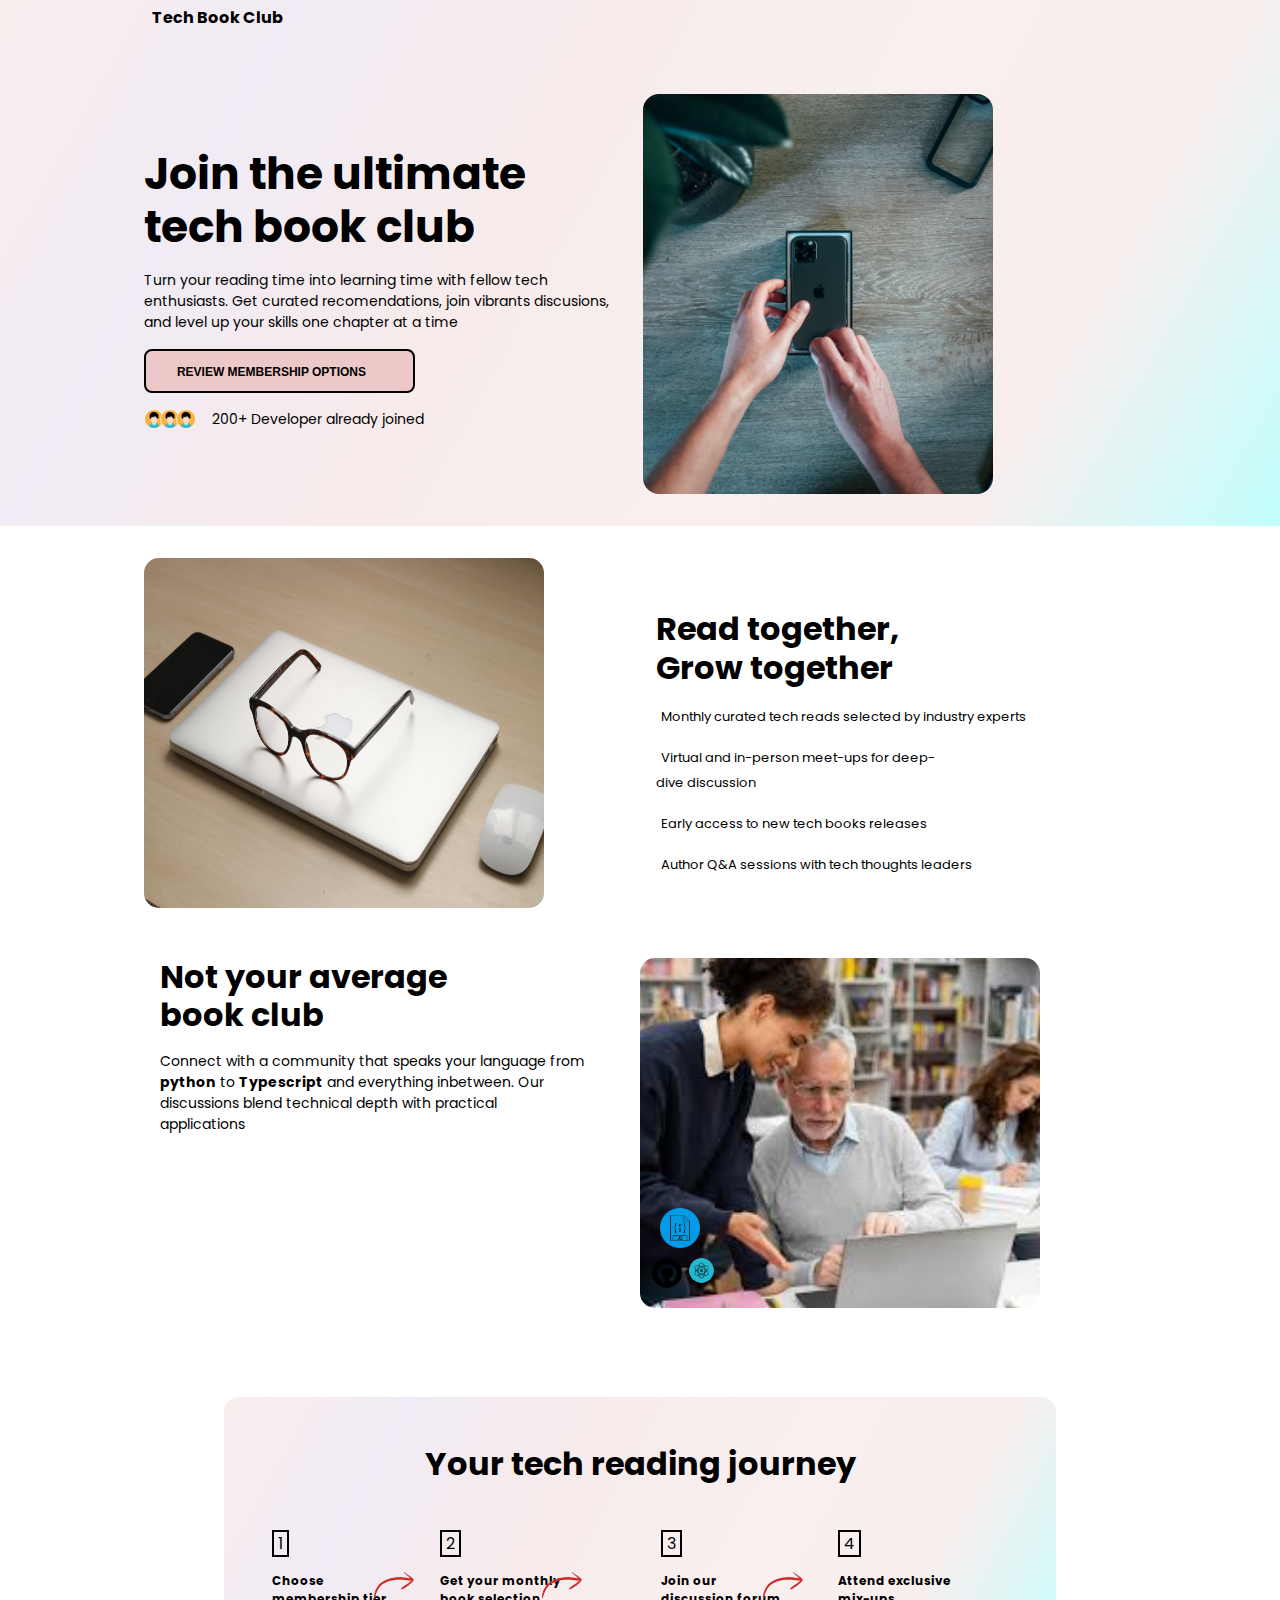
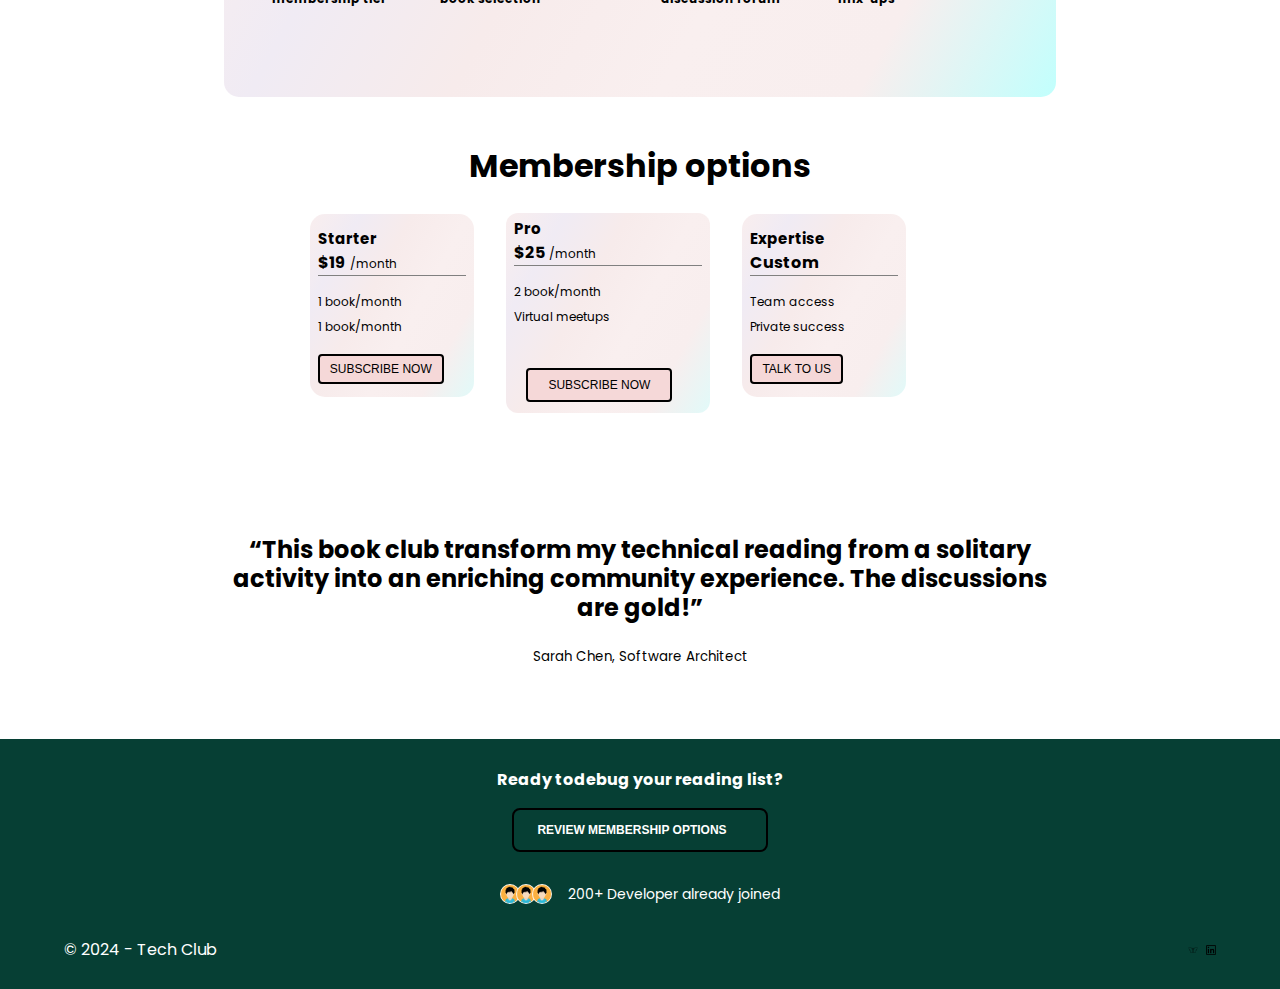
<file: WEEK TWO/techbook.html>
<!DOCTYPE html>
<html lang="en">

<head>
    <meta charset="UTF-8">
    <link rel="stylesheet" href="style.css">
    <link rel="preconnect" href="https://fonts.googleapis.com">
    <link rel="preconnect" href="https://fonts.gstatic.com" crossorigin>
    <link
        href="https://fonts.googleapis.com/css2?family=Poppins:ital,wght@0,100;0,200;0,300;0,400;0,500;0,600;0,700;0,800;0,900;1,100;1,200;1,300;1,400;1,500;1,600;1,700;1,800;1,900&display=swap"
        rel="stylesheet">
    <title>Tech Book Club</title>
</head>

<body>
    <!-- section one -->
    <section class="hero">

        <div class="logo">
            <i class="fa fa-book" aria-hidden="true"></i>
            <span>Tech Book Club</span>
        </div>

        <div class="hero-div">

            <div class="hero-text">
                <h2>Join the ultimate tech book club</h2>
                <p>Turn your reading time into learning time with fellow tech enthusiasts. Get curated recomendations,
                    join
                    vibrants discusions, and level up your skills one chapter at a time</p>

                <button class="hero-btn"><a href="#"><span class="rating-span">Review membership options</span></a><i
                        class="fa fa-arrow-down" aria-hidden="true"></i></button>
                <div>
                    <div class="rating-dev">
                        <div class="avatar">
                            <img src="assets/avatar.png" alt="avatar">
                            <img src="assets/avatar.png" class="avatar1" alt="avatar">
                            <img src="assets/avatar.png" class="avatar2" alt="avatar">
                        </div>

                        <div class="rating-star">
                            <span class="span-star"><i class="fa fa-star" aria-hidden="true"></i></span>
                            <span class="span-star"><i class="fa fa-star" aria-hidden="true"></i></span>
                            <span class="span-star"><i class="fa fa-star" aria-hidden="true"></i></span>
                            <span class="span-star"><i class="fa fa-star" aria-hidden="true"></i></span>
                            <span class="span-star"><i class="fa fa-star" aria-hidden="true"></i></span>
                            <p>200+ Developer already joined</p>
                        </div>
                    </div>
                </div>
            </div>

            <div class="hero-image">
                <img src="assets/image1.avif" alt="iphone12">
            </div>
        </div>

    </section>

    <!-- section two -->
    <section class="grow-section">

        <div class="grow">
            <div class="grow-image">
                <img src="assets/image2.avif" alt="">
            </div>

            <div class="grow-text">
                <h3>Read together, <br> Grow together</h3>
                <div class="read">
                    <div class="text-icon">
                        <i class="fa fa-check-square" aria-hidden="true"></i>
                        <span class="text">
                            Monthly curated tech reads selected by industry experts
                        </span>
                    </div>
                    <div class="text-icon">
                        <i class="fa fa-check-square" aria-hidden="true"></i>
                        <span class="text">
                            Virtual and in-person meet-ups for deep- <br>dive discussion
                        </span>
                    </div>
                    <div class="text-icon">
                        <i class="fa fa-check-square" aria-hidden="true"></i>
                        <span class="text">
                            Early access to new tech books releases
                        </span>
                    </div>
                    <div class="text-icon">
                        <i class="fa fa-check-square" aria-hidden="true"></i>
                        <span class="text">
                            Author Q&A sessions with tech thoughts leaders
                        </span>
                    </div>

                </div>


            </div>
        </div>
    </section>

    <!-- section three -->

    <section class="not-average">

        <div class="average-text">
            <h2>Not your average book club</h2>
            <p>Connect with a community that speaks your language from <b>python</b> to <b>Typescript</b> and everything
                inbetween. Our discussions blend technical depth with practical <br>applications</p>
        </div>

        <div class="average-image">
            <img src="assets/image 3.jpg" alt="">

            <div class="socials-div">
                <div class="stack-div">
                    <img src="assets/stack.png" alt="">
                </div>

                <div class="git-div">
                    <img src="assets/git.png" alt="">
                </div>

                <div class="react-div">
                    <img src="assets/react.png" alt="">
                </div>
            </div>
            </div>
    </section>

    <!-- section four -->
<section class="journey">

    <div class="jorney-div">
        <h3>Your tech reading journey</h3>
        <div class="number">
            <div class="number-div">
                <span class="one">1</span><span class="arrow"><img src="assets/arrow1-removebg-preview.png" alt=""></span>
                <p class="onep">Choose membership tier</p>
            </div>
            <div class="number-div">
                <span class="one">2</span><span class="arrow"><img src="assets/arrow1-removebg-preview.png" alt=""></span>
                <p class="onep">Get your monthly book selection</p>
            </div>
            <div class="number-div">
                <span class="one">3</span><span class="arrow"><img src="assets/arrow1-removebg-preview.png" alt=""></span>
                <p class="onep">Join our discussion forum</p>
            </div>
            <div class="number-div">
                <span class="one">4</span>
                <p class="onep">Attend exclusive mix-ups</p>
            </div>
        </div>
       
       
    </div>
</section>

<!-- section five -->

<section class="membership">
<div class="options">
    
    <h3>Membership options</h3>

<div class="card-container">
    <div class="cards">

        <div class="starter-card">
            <h4>Starter</h4>
            <span class="dollar">$19</span> <span class="month-span">/month</span>
        </div>


       <div class="monthly">
        <div class="month-card"><i class="fa fa-check-square" id="i" aria-hidden="true"></i>  <span class="per-one">1 book/month</span>
        </div>

        <div class="book-card"><i class="fa fa-check-square" id="i" aria-hidden="true"></i>  <span class="per-one">1 book/month</span>
        
</div>
       </div>

        <button class="btn-subscribe">Subscribe now</button>

</div>

    <div class="middle-card">
        <div class="starter-card">
            <h4>Pro</h4>
            <span class="dollar">$25</span> <span class="month-span">/month</span>
        </div>


       <div class="monthly">
        <div class="month-card"><i class="fa fa-check-square" id="i" aria-hidden="true"></i>  <span class="per-one">2 book/month</span>
        </div>

        <div class="book-card"><i class="fa fa-check-square" id="i" aria-hidden="true"></i>  <span class="per-one">Virtual meetups</span>
        
</div>
       </div>

        <button class="btn-subscribe2">Subscribe now</button>

    </div>

    <div class="cards">
        <div class="starter-card">
            <h4>Expertise</h4>
            <span class="dollar">Custom</span> <span class="month-span"></span>
        </div>


       <div class="monthly">
        <div class="month-card"><i class="fa fa-check-square" id="i" aria-hidden="true"></i>  <span class="per-one">Team access</span>
        </div>

        <div class="book-card"><i class="fa fa-check-square" id="i" aria-hidden="true"></i>  <span class="per-one">Private success</span>
        
</div>
       </div>

        <button class="btn-subscribe">Talk to us</button>

    </div>
</div>
</div>

</section>

<!-- section six -->

<section class="transform">
<div class="end-stars">
    <span class="span-star"><i class="fa fa-star" aria-hidden="true"></i></span>
    <span class="span-star"><i class="fa fa-star" aria-hidden="true"></i></span>
    <span class="span-star"><i class="fa fa-star" aria-hidden="true"></i></span>
    <span class="span-star"><i class="fa fa-star" aria-hidden="true"></i></span>
    <span class="span-star"><i class="fa fa-star" aria-hidden="true"></i></span>
</div>

<h3 class="rewiew-p"><q>This book club transform my technical reading from a solitary activity into an enriching community experience. The discussions are gold!</q></h3>

<small>Sarah Chen, Software Architect</small>

</section>

<!-- section seven -->

<section class="footer-section">
    <div class="footer">

        <h4>Ready todebug your reading list?</h4>
        <button class="hero-botton"><a href="#"><span class="rating-span">Review membership options</span></a><i
            class="fa fa-arrow-down" aria-hidden="true"></i></button>
    <div>
        <div class="rating-dev">
            <div class="avatar">
                <img src="assets/avatar.png" alt="avatar">
                <img src="assets/avatar.png" class="avatar1" alt="avatar">
                <img src="assets/avatar.png" class="avatar2" alt="avatar">
            </div>
    
            <div class="rating-star">
                <span class="span-star"><i class="fa fa-star" aria-hidden="true"></i></span>
                <span class="span-star"><i class="fa fa-star" aria-hidden="true"></i></span>
                <span class="span-star"><i class="fa fa-star" aria-hidden="true"></i></span>
                <span class="span-star"><i class="fa fa-star" aria-hidden="true"></i></span>
                <span class="span-star"><i class="fa fa-star" aria-hidden="true"></i></span>
                <p>200+ Developer already joined</p>
            </div>
        </div>
    </div>
     <div class="link">
        <span>&copy; 2024 - Tech Club</span>
        <div class="footer-img">
            <img src="assets/butterfly.png" alt="">
            <img src="assets/linkedin.png" alt="">
        </div>
     </div>
    </div>
   
</section>

    <script type="script" src="https://cdnjs.cloudflare.com/ajax/libs/font-awesome/6.7.2/js/all.min.js"></script>
</body>

</html>
</file>
<file: WEEK TWO/style.css>
* {
    padding: 0;
    margin: 0;
    box-sizing: border-box;
}

body {
    font-family: 'poppins', sans-serif;
}


.hero {
    /* background-color: red; */
    padding: 0.3rem 1rem;
    background-image: linear-gradient(119deg, #f9eeee 0%, #f0ebf4 19%, #f7ebeb 39%, #f9efef 60%, #f8eeee 80%, #c1fffd 100%);
    height: 526px;



}

.logo {
    width: 80%;
    margin-bottom: 2rem;
    /* background-color: green; */
    margin-left: 8.5rem;
    font-weight: bold;
}

.hero-div {
    width: 80%;
    height: auto;
    /* background-color: blue; */
    display: flex;
    flex-direction: row;
    padding: 2rem;
    margin-left: 6rem;
    /* background-color: crimson; */
}

.hero-text {
    width: 50%;
    display: flex;
    flex-direction: column;
    justify-content: center;
}

h2 {
    width: 90%;
    font-size: 44px;
    line-height: 1.2;
    margin-bottom: 1rem;
}

p {
    width: 100%;
    font-size: 14px;
    margin-bottom: 1rem;

}

.hero-btn {
    width: 58%;
    margin-bottom: 1rem;
    padding: 0.8rem 0.3rem;
    cursor: pointer;
    border-radius: 8px;
    background-color: rgb(237, 200, 200);
    border: 2px solid black;
}

.hero-btn a {
    text-decoration: none;
    color: black;
    font-weight: bold;
    text-transform: uppercase;
    font-size: 12px;
}

.hero-btn:hover {
    background-color: #666;
    color: white;
}

.rating-star {
    margin-left: 1rem;
}

.avatar1 {
    margin-left: -8px;
    border: none;
}

.avatar2 {
    margin-left: -8px;
}

.span-star {
    color: orange;
}


.rating-span {
    margin-right: 1rem;
    /* background-color: green; */
}

.rating-dev {
    display: flex;
    flex-direction: row;
}

.avatar img {
    width: 20px;
    height: 20px;
    border-radius: 16px;
}

.hero-image img {
    width: 350px;
    border-radius: 16px;
    height: 400px;
    object-fit: cover;
    margin-left: 2rem;
}


.grow-section {
    width: 100%;
    height: 400px;
    margin-left: 7rem;
}

.grow {
    width: 85%;
    height: 450px;
    display: flex;
    flex-direction: row;
}

.grow-image {
    width: 50%;
    padding-top: 2rem;
    padding-left: 2rem;
}

.grow-image img {
    width: 400px;
    height: 350px;
    border-radius: 15px;
}

.grow-text {
    width: 50%;
    display: flex;
    flex-direction: column;
    justify-content: center;

}


.text-icon {
    width: 70%;
    margin-bottom: 1rem;
}

h3 {
    font-size: 32px;
    line-height: 1.2;
}

.text {
    width: 50%;
    margin-left: 0.3rem;
    font-size: 13px;
   
}

.read {
    padding-top: 1rem;
}

.not-average {
    width: 80%;
    display: flex;
    flex-direction: row;
    padding: 2rem;
    margin-left: 8rem;
}

.average-text {
    width: 50%;

}

.average-image {
    position: relative;
    width: 50%;
}

.average-image img {
    width: 400px;
    height: 350px;
    border-radius: 15px;
    object-fit: cover;
}

.average-text h2 {
    width: 70%;
    font-size: 32px;
}

.average-text p {
    font-size: px;
    width: 90%;
}

.stack-div img {
    width: 40px;
    height: 40px;
}

.git-div img {
    width: 30px;
    height: 30px;
}

.react-div img {
    width: 25px;
    height: 25px;
}
.stack-div {
    position: absolute;
    top: 250px;
    right: 420px;
}

.git-div {
    position: absolute;
    top: 300px;
    right: 438px;
}

.react-div {
    position: absolute;
    top: 300px;
    right: 406px;
}

.journey {
    height: 400px;
    display: flex;
    flex-direction: row;
    align-items: center;
    justify-content: center;

}

.jorney-div {
    width: 65%;
    height: 300px;
    background-image: linear-gradient(119deg, #f9eeee 0%, #f0ebf4 19%, #f7ebeb 39%, #f9efef 60%, #f8eeee 80%, #c1fffd 100%);
    padding: 3rem;
    border-radius: 15px;
    /* position: relative; */
}

.jorney-div h3 {
    text-align: center;
}
.number {
    margin-top: 3rem;
    display: flex;
    flex-direction: row;
    align-items: center;
    /* background-color: white; */
}

.number-div {
    position: relative;
}

.one {
    padding-left: 4px;
    padding-right: 4px;
    border: 2px solid black;
}

.onep {
    width: 70%;
    font-weight: bold;
    font-size: 12px;
    margin-top: 1rem;
}

.arrow {
    position: absolute;
    margin-top: 2rem;
    left: 90px;
}

.arrow img {
    margin-top: 0;
    width: 60px;
    height: 40px;
}

.card-container {
    width: 80%;
    height: 400px;
    display: flex;
    flex-direction: column;
    align-items: center;
    justify-content: center;
}

.cards {
    width: 16%;
    margin-top: 2rem;
    background-image: linear-gradient(119deg, #f9eeee 0%, #f0ebf4 19%, #f7ebeb 39%, #f9efef 60%, #f8eeee 80%, #e1faf9 100%);
    padding: 0.8rem 0.5rem;
    border-radius: 15px;

}

.options h3 {
    text-align: center;
}

.card-container {
    display: flex;
    flex-direction: row;
    align-items: center;
    column-gap: 2rem;
    margin-left: 6rem;
    margin-top: -6rem;
    
}
.cards {
   
}

.middle-card {
    margin-top: 3rem;
    width: 20%;
    height: 200px;
    background-image: linear-gradient(119deg, #f9eeee 0%, #f0ebf4 19%, #f7ebeb 39%, #f9efef 60%, #f8eeee 80%, #e1faf9 100%);;
    padding: 0.2rem 0.5rem;
    border-radius: 12px;
}


.starter-card{
    border-bottom: 1px solid grey;
}
.starter-card h4 {
    font-size: 15px;
}

.dollar {
    font-size: 16px;
    font-weight: bold;
}

.month-span {
    font-size: 12px;
}

.per-one {
    font-size: 12px;
}
#i {
    font-size: 12px;
}

.monthly {
    margin-top: 12px;
}

.btn-subscribe {
    font-size: 12px;
    padding: 6px 10px;
    border: 2px solid black;
    margin-top: 1rem;
    border-radius: 4px;
    text-transform: uppercase;
    background-color: #f5d8d8;
}
.btn-subscribe2 {
    font-size: 12px;
    padding: 8px 20px;
    border: 2px solid black;
    margin-top: 2.5rem;
    margin-left: 0.8rem;
    border-radius: 4px;
    text-transform: uppercase;
    background-color: #f5d8d8;
}

.transform {
   display: flex;
   flex-direction: column;
   align-items: center;
   justify-content: center;
   row-gap: 1.5rem;
   height: 300px;
   margin-top: -50px;

}

.rewiew-p {
    text-align: center;
    width: 65%;
    font-size: 24px;
}

.footer {
    display: flex;
    flex-direction: column;
    align-items: center;
    justify-content: center;
}

.footer {
    height: 250px;
    display: flex;
    flex-direction: column;
    background-color: rgb(6, 63, 52);
    color: white;
    gap: 1rem;
}

.link {
    width: 100%;
    padding: 0 4rem;
    display: flex;
    flex-direction: row;
    align-items: center;
    justify-content: space-between;
}




.hero-botton {
    width: 20%;
    margin-bottom: 1rem;
    padding: 0.8rem 0.3rem;
    cursor: pointer;
    border-radius: 8px;
    border: 2px solid black;
    background-color: rgb(6, 63, 52);
   
}

.hero-botton a {
text-decoration: none;
    color: black;
    font-weight: bold;
    text-transform: uppercase;
    font-size: 12px;
    color: white;
}

.footer-img {
    display: flex;
    flex-direction: row;
    gap: 0.5rem;
}

.footer-img img {
    width: 10px;
    height: 10px;
}
</file>
